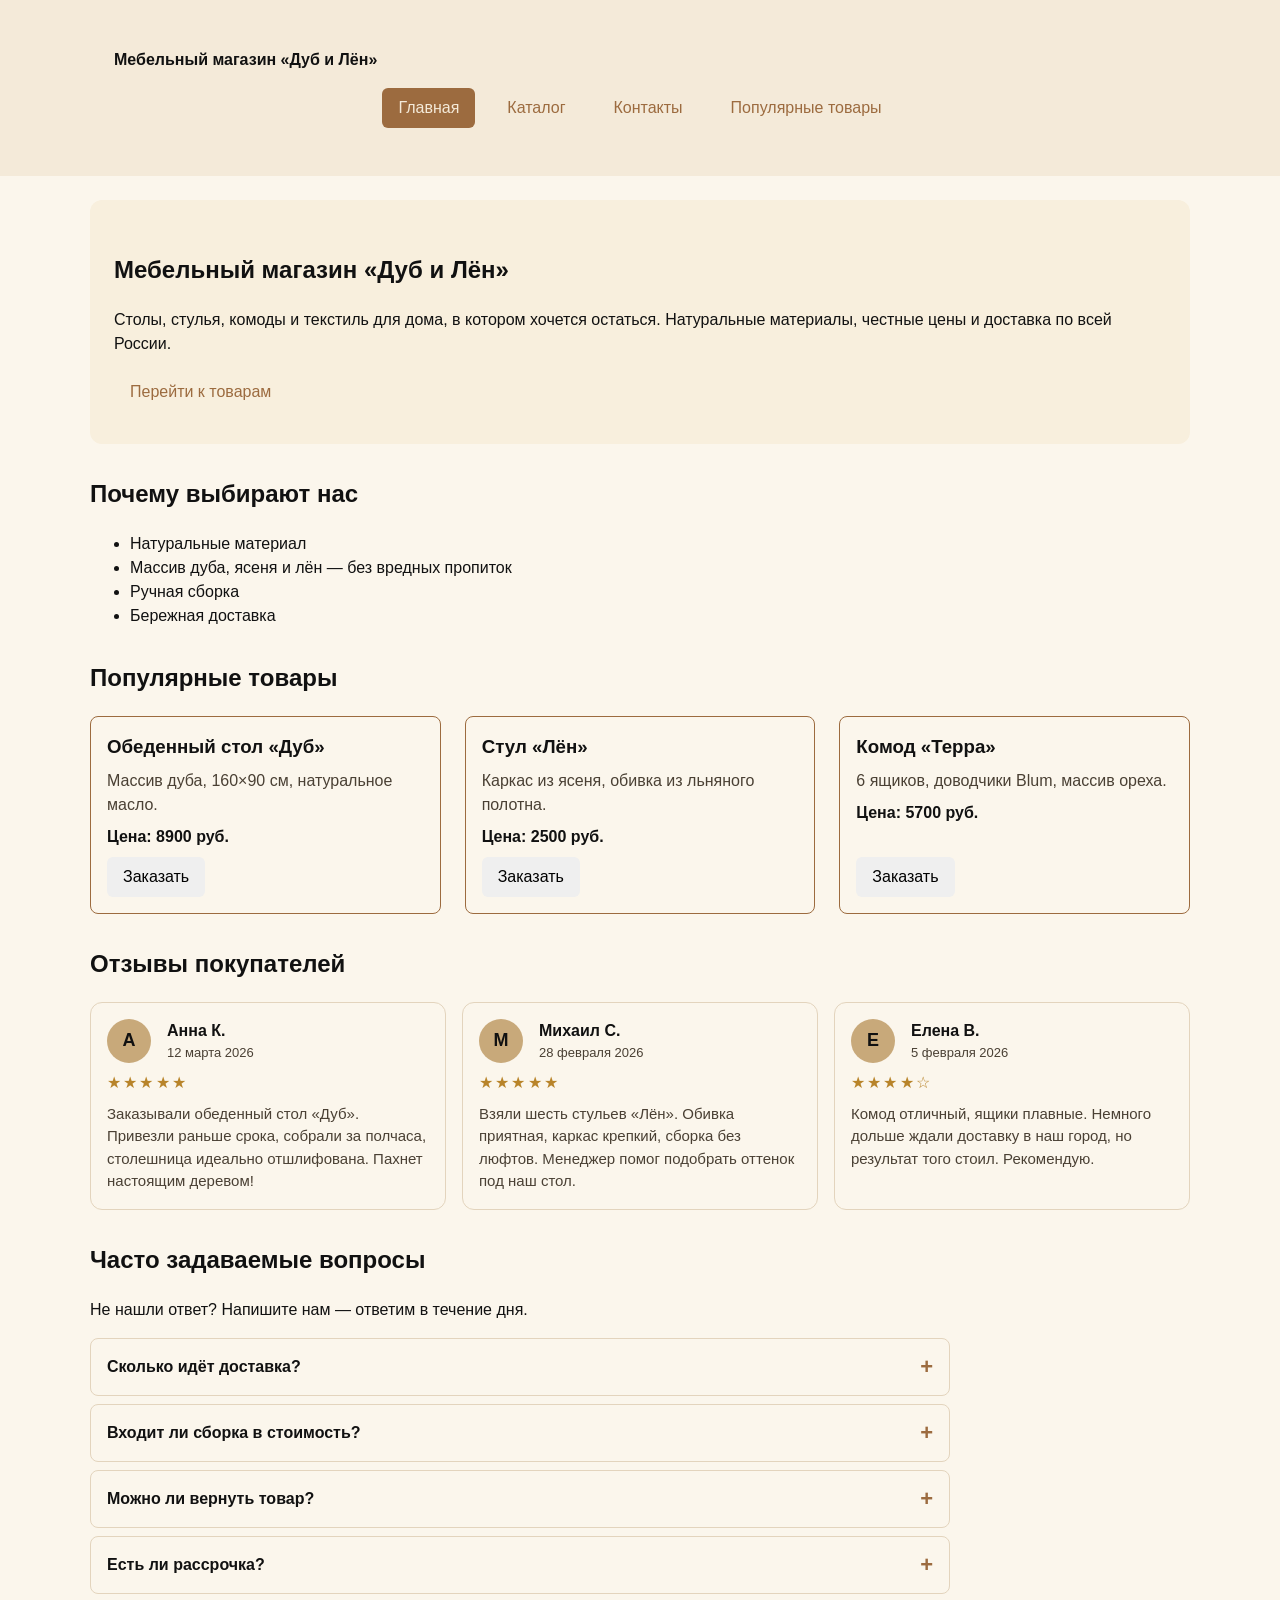
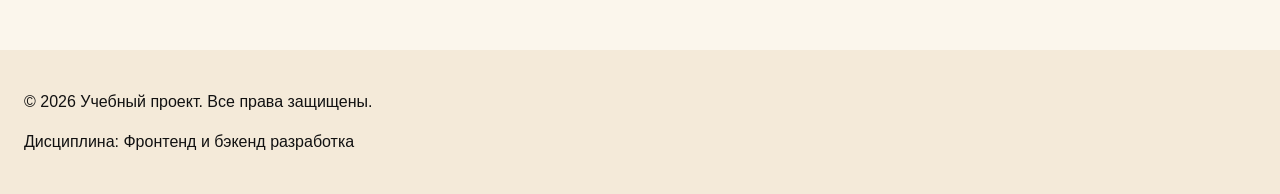
<file: index.html>
<!DOCTYPE html>
<html lang="ru">
<head>
  <meta charset="UTF-8">
  <meta name="viewport" content="width=device-width, initial-scale=1.0">
  <title>Мебельный магазин «Дуб и Лён»</title>
  <link rel="stylesheet" href="css/style.css">
  <script src="js/main.js" defer></script>
  <meta property="og:type" content="website">
  <meta property="og:title" content="Учебный интернет-магазин">
  <meta property="og:description" content="Учебный frontend-проект интернет-магазина.">
  <meta property="og:image" content="https://epunchav.github.io/kr1-html-css-shop/images/preview.png">
  </head>
<body>
  <header class="site-header">
    <div class="site-header__inner">
      <a class="site-header__logo" href="index.html">Мебельный магазин «Дуб и Лён»</a>

      <nav class="site-nav" aria-label="Основная навигация">
        <ul class="site-nav__list">
          <li class="site-nav__item">
            <a class="site-nav__link site-nav__link--active" href="index.html">
              Главная
            </a>
          </li>
          <li class="site-nav__item">
            <a class="site-nav__link" href="catalog.html">Каталог</a>
          </li>
          <li class="site-nav__item">
            <a class="site-nav__link" href="contacts.html">Контакты</a>
          </li>
          <li class="site-nav__item">
            <a class="site-nav__link" href="index.html#popular">
              Популярные товары
            </a>
          </li>
        </ul>
      </nav>
    </div>
  </header>

  <main>
    <section class="hero">
      <h1>Мебельный магазин «Дуб и Лён»</h1>
      <p>
        Столы, стулья, комоды и текстиль для дома, в котором хочется остаться.
        Натуральные материалы, честные цены и доставка по всей России.
      </p>
      <a class="button" href="#popular">Перейти к товарам</a>
    </section>
    <section class="section" id="advantages">
      <h2>Почему выбирают нас</h2>
      <ul class="advantages-list">
        <li>Натуральные материал</li>
        <li>Массив дуба, ясеня и лён — без вредных пропиток</li>
        <li>Ручная сборка</li>
        <li>Бережная доставка</li>
      </ul>
    </section>
    <section class="section" id="popular">
      <h2>Популярные товары</h2>
      <div class="products-grid">
        <article class="product-card product-card--featured">
          <h3 class="product-card__title">Обеденный стол «Дуб»</h3>
          <p class="product-card__description">Массив дуба, 160×90 см, натуральное масло.</p>
          <p class="product-card__price">Цена: 8900 руб.</p>
          <button
            class="button product-card__button"
            type="button"
            data-product="Товар 1"
          >
            Заказать
          </button>
        </article>


        <article class="product-card product-card--featured">
          <h3 class="product-card__title">Стул «Лён»</h3>
          <p class="product-card__description">Каркас из ясеня, обивка из льняного полотна.</p>
          <p class="product-card__price">Цена: 2500 руб.</p>
          <button
            class="button product-card__button"
            type="button"
            data-product="Товар 1"
          >
            Заказать
          </button>
        </article>

        <article class="product-card product-card--featured">
          <h3 class="product-card__title">Комод «Терра»</h3>
          <p class="product-card__description">6 ящиков, доводчики Blum, массив ореха.</p>
          <p class="product-card__price">Цена: 5700 руб.</p>
          <button
            class="button product-card__button"
            type="button"
            data-product="Товар 1"
          >
            Заказать
          </button>
        </article>
      </div>
    </section>

    <section class="section" id="reviews">
        <h2 class="section__title">Отзывы покупателей</h2>

      <ul class="reviews-list">
        <li class="review-card">
          <div class="review-card__head">
            <span class="review-card__avatar" aria-hidden="true">А</span>
            <div>
              <p class="review-card__name">Анна К.</p>
              <p class="review-card__date">12 марта 2026</p>
            </div>
          </div>
          <p class="review-card__rating" aria-label="Оценка 5 из 5">★★★★★</p>
          <p class="review-card__text">
            Заказывали обеденный стол «Дуб». Привезли раньше срока, собрали за полчаса,
            столешница идеально отшлифована. Пахнет настоящим деревом!
          </p>
        </li>

        <li class="review-card">
          <div class="review-card__head">
            <span class="review-card__avatar" aria-hidden="true">М</span>
            <div>
              <p class="review-card__name">Михаил С.</p>
              <p class="review-card__date">28 февраля 2026</p>
            </div>
          </div>
          <p class="review-card__rating" aria-label="Оценка 5 из 5">★★★★★</p>
          <p class="review-card__text">
            Взяли шесть стульев «Лён». Обивка приятная, каркас крепкий, сборка без люфтов.
            Менеджер помог подобрать оттенок под наш стол.
          </p>
        </li>

        <li class="review-card">
          <div class="review-card__head">
            <span class="review-card__avatar" aria-hidden="true">Е</span>
            <div>
              <p class="review-card__name">Елена В.</p>
              <p class="review-card__date">5 февраля 2026</p>
            </div>
          </div>
          <p class="review-card__rating" aria-label="Оценка 4 из 5">★★★★☆</p>
          <p class="review-card__text">
            Комод отличный, ящики плавные. Немного дольше ждали доставку в наш город,
            но результат того стоил. Рекомендую.
          </p>
        </li>
      </ul>
    </section>

    <section class="section section--alt" id="faq">
      <h2 class="section__title">Часто задаваемые вопросы</h2>
      <p class="section__subtitle">Не нашли ответ? Напишите нам — ответим в течение дня.</p>

      <div class="faq">
        <details class="faq__item">
          <summary class="faq__question">Сколько идёт доставка?</summary>
          <p class="faq__answer">
            По Москве и Санкт-Петербургу — 1–2 дня, в регионы — от 3 до 7 дней.
            Точную дату менеджер сообщит после оформления заявки.
          </p>
        </details>

        <details class="faq__item">
          <summary class="faq__question">Входит ли сборка в стоимость?</summary>
          <p class="faq__answer">
            Для крупных товаров (столы, комоды, шкафы) сборка включена в стоимость.
            Для стульев и мелких изделий — по желанию, +500 ₽ за единицу.
          </p>
        </details>

        <details class="faq__item">
          <summary class="faq__question">Можно ли вернуть товар?</summary>
          <p class="faq__answer">
            Да, в течение 14 дней с момента получения, если товар не использовался
            и сохранена упаковка. Индивидуальные заказы возврату не подлежат.
          </p>
        </details>

        <details class="faq__item">
          <summary class="faq__question">Есть ли рассрочка?</summary>
          <p class="faq__answer">
            Да, доступна рассрочка на 6 или 12 месяцев без переплаты.
            Оформляется при заказе — уточните у менеджера.
          </p>
        </details>
      </div>
    </section>
  </main>

  <footer id="contacts">
    <p>&copy; 2026 Учебный проект. Все права защищены.</p>
    <p>Дисциплина: Фронтенд и бэкенд разработка</p>
  </footer>
  
  <dialog class="order-dialog" id="order-dialog" aria-labelledby="order-dialog-title">
    <h2 class="order-dialog__title" id="order-dialog-title">Оформление заявки</h2>


    <form class="order-form" id="order-form" action="#" method="post" novalidate>
      <div class="order-form__field">
        <label class="order-form__label" for="order-name">Имя</label>
        <input
          class="order-form__input"
          id="order-name"
          name="name"
          type="text"
          placeholder="Введите ваше имя"
          minlength="2"
          autocomplete="given-name"
          required
        >
      </div>

      <div class="order-form__field">
        <label class="order-form__label" for="order-email">E-mail</label>
        <input
          class="order-form__input"
          id="order-email"
          name="email"
          type="email"
          placeholder="example@mail.ru"
          autocomplete="email"
          required
        >
      </div>

      <div class="order-form__actions">
        <button class="button button--primary" type="submit">
          Отправить заявку
        </button>

        <button class="button button--secondary" type="button" id="close-order-dialog">
          Закрыть
        </button>
      </div>
    </form>
  </dialog>

  <p class="success-message" id="success-message" hidden>
    Форма успешно отправлена!
  </p>
</body>
</html>
</file>
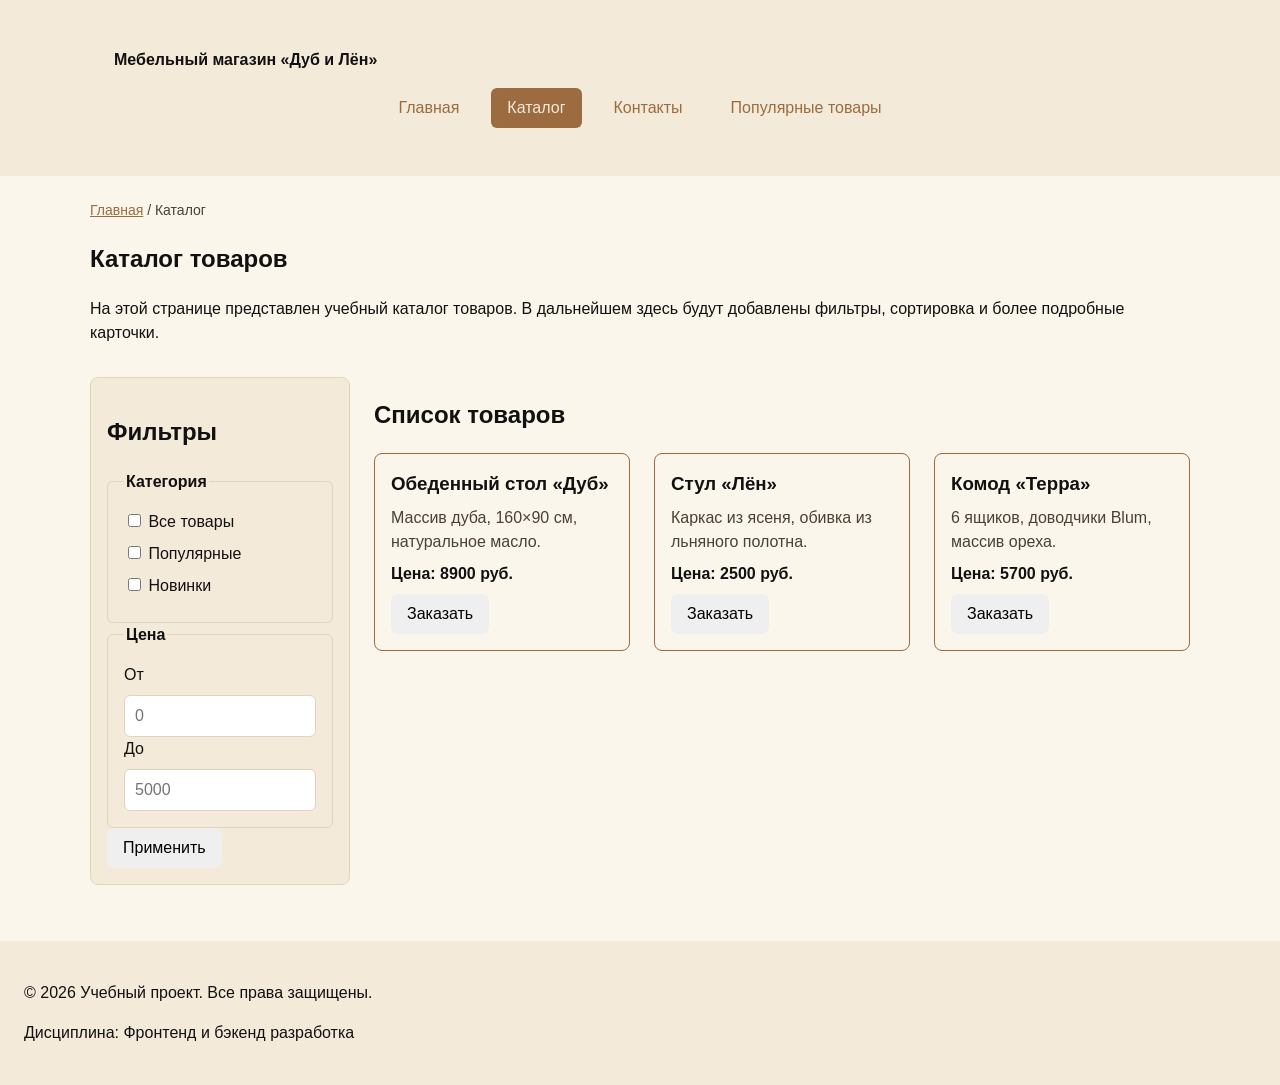
<file: catalog.html>
<!DOCTYPE html>
<html lang="ru">
<head>
  <meta charset="UTF-8">
  <meta name="viewport" content="width=device-width, initial-scale=1.0">
  <meta name="description" content="Каталог товаров учебного интернет-магазина.">
  <title>Каталог товаров — Мебельный магазин «Дуб и Лён»</title>
  <link rel="stylesheet" href="css/style.css">
</head>
<body>
  <header class="site-header">
    <div class="site-header__inner">
      <a class="site-header__logo" href="index.html">Мебельный магазин «Дуб и Лён»</a>

      <nav class="site-nav" aria-label="Основная навигация">
        <ul class="site-nav__list">
          <li class="site-nav__item">
            <a class="site-nav__link" href="index.html">
              Главная
            </a>
          </li>
          <li class="site-nav__item">
            <a class="site-nav__link site-nav__link--active" href="catalog.html">Каталог</a>
          </li>
          <li class="site-nav__item">
            <a class="site-nav__link" href="contacts.html">Контакты</a>
          </li>
          <li class="site-nav__item">
            <a class="site-nav__link" href="index.html#popular">
              Популярные товары
            </a>
          </li>
        </ul>
      </nav>
    </div>
  </header>

  <main>
    <nav class="breadcrumbs" aria-label="Хлебные крошки">
      <a class="breadcrumbs__link" href="index.html">Главная</a>
      <span class="breadcrumbs__current">Каталог</span>
    </nav>


    <section class="section">
      <h1>Каталог товаров</h1>
      <p>
        На этой странице представлен учебный каталог товаров.
        В дальнейшем здесь будут добавлены фильтры, сортировка и более
        подробные карточки.
      </p>
    </section>

    <section class="catalog-layout">
      <aside class="catalog-filters">
        <h2>Фильтры</h2>

        <form class="filters-form" action="#" method="get">
          <fieldset>
            <legend>Категория</legend>

            <label>
              <input type="checkbox" name="category" value="all">
              Все товары
            </label>

            <label>
              <input type="checkbox" name="category" value="popular">
              Популярные
            </label>

            <label>
              <input type="checkbox" name="category" value="new">
              Новинки
            </label>
          </fieldset>

          <fieldset>
            <legend>Цена</legend>

            <label for="price-from">От</label>
            <input id="price-from" name="price-from" type="number" min="0" placeholder="0">

            <label for="price-to">До</label>
            <input id="price-to" name="price-to" type="number" min="0" placeholder="5000">
          </fieldset>

          <button class="button" type="submit">Применить</button>
        </form>
      </aside>

      <section class="catalog-products">
        <h2>Список товаров</h2>

        <div class="products-grid">
          <article class="product-card product-card--featured">
          <h3 class="product-card__title">Обеденный стол «Дуб»</h3>
          <p class="product-card__description">Массив дуба, 160×90 см, натуральное масло.</p>
          <p class="product-card__price">Цена: 8900 руб.</p>
          <button
            class="button product-card__button"
            type="button"
            data-product="Товар 1"
          >
            Заказать
          </button>
          </article>

        <article class="product-card product-card--featured">
          <h3 class="product-card__title">Стул «Лён»</h3>
          <p class="product-card__description">Каркас из ясеня, обивка из льняного полотна.</p>
          <p class="product-card__price">Цена: 2500 руб.</p>
          <button
            class="button product-card__button"
            type="button"
            data-product="Товар 1"
          >
            Заказать
          </button>
        </article>

        <article class="product-card product-card--featured">
          <h3 class="product-card__title">Комод «Терра»</h3>
          <p class="product-card__description">6 ящиков, доводчики Blum, массив ореха.</p>
          <p class="product-card__price">Цена: 5700 руб.</p>
          <button
            class="button product-card__button"
            type="button"
            data-product="Товар 1"
          >
            Заказать
          </button>
        </article>
        </div>
      </section>
    </section>
  </main>

  <footer>
    <p>&copy; 2026 Учебный проект. Все права защищены.</p>
    <p>Дисциплина: Фронтенд и бэкенд разработка</p>
  </footer>
</body>
</html>
</file>
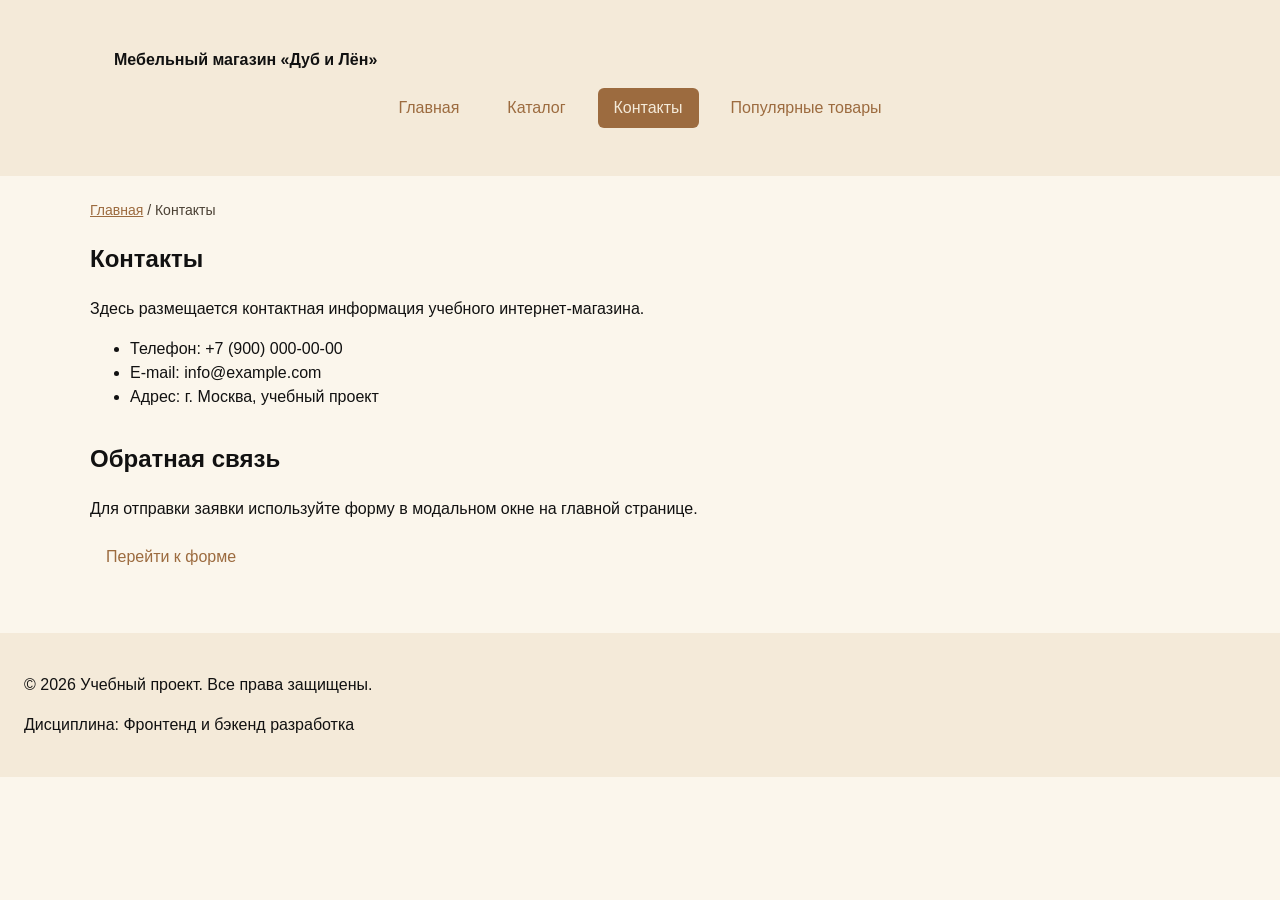
<file: contacts.html>
<!DOCTYPE html>
<html lang="ru">
<head>
  <meta charset="UTF-8">
  <meta name="viewport" content="width=device-width, initial-scale=1.0">
  <meta name="description" content="Контактная информация учебного интернет-магазина.">
  <title>Контакты — Мебельный магазин «Дуб и Лён»</title>
  <link rel="stylesheet" href="css/style.css">
</head>
<body>
  <header class="site-header">
    <div class="site-header__inner">
      <a class="site-header__logo" href="index.html">Мебельный магазин «Дуб и Лён»</a>

      <nav class="site-nav" aria-label="Основная навигация">
        <ul class="site-nav__list">
          <li class="site-nav__item">
            <a class="site-nav__link" href="index.html">
              Главная
            </a>
          </li>
          <li class="site-nav__item">
            <a class="site-nav__link" href="catalog.html">Каталог</a>
          </li>
          <li class="site-nav__item">
            <a class="site-nav__link site-nav__link--active" href="contacts.html">Контакты</a>
          </li>
          <li class="site-nav__item">
            <a class="site-nav__link" href="index.html#popular">
              Популярные товары
            </a>
          </li>
        </ul>
      </nav>
    </div>
  </header>

  <main>
    <nav class="breadcrumbs" aria-label="Хлебные крошки">
      <a class="breadcrumbs__link" href="index.html">Главная</a>
      <span class="breadcrumbs__current">Контакты</span>
    </nav>

    <section class="section">
      <h1>Контакты</h1>
      <p>
        Здесь размещается контактная информация учебного интернет-магазина.
      </p>

      <ul>
        <li>Телефон: +7 (900) 000-00-00</li>
        <li>E-mail: info@example.com</li>
        <li>Адрес: г. Москва, учебный проект</li>
      </ul>
    </section>

    <section class="section" id="feedback">
      <h2>Обратная связь</h2>
      <p>
        Для отправки заявки используйте форму в модальном окне на главной странице.
      </p>
      <a class="button" href="index.html#contacts">Перейти к форме</a>
    </section>
  </main>

  <footer>
    <p>&copy; 2026 Учебный проект. Все права защищены.</p>
    <p>Дисциплина: Фронтенд и бэкенд разработка</p>
  </footer>
</body>
</html>
</file>
<file: css/style.css>
/* ===============================
   1. Переменные проекта
   =============================== */

:root {
  /* Основные цвета проекта */
  --color-bg: #fbf6ec;
  --color-text: #111111;
  --color-muted: #4a4034;
  --color-primary: #9c6b3f;
  --color-primary-dark: #6f4a28;
  --color-border: #e3d4bd;
  --color-surface: #f4ead9;
  --color-surface-accent: #f8efdd;
  --color-danger: #a3371f;
  --color-success: #4d7a35;
  --color-success-bg: #eef4e3;
  --color-warm-accent: #c8a97a;
  --color-warm-olive: #8a9464;

  /* Отступы */
  --space-xs: 4px;
  --space-sm: 8px;
  --space-md: 16px;
  --space-lg: 24px;
  --space-xl: 32px;

  /* Скругления */
  --radius-sm: 6px;
  --radius-md: 8px;
  --radius-lg: 12px;

  /* Размеры */
  --container-width: 1100px;
}

:target {
  outline: 2px dashed var(--color-primary);
  outline-offset: 4px;
}

html {
  scroll-behavior: smooth;
}

/* ===============================
   2. Базовые стили
   =============================== */

* {
  box-sizing: border-box;
}

/*
  Убираем стандартный внешний отступ браузера у body.
  Без этого вокруг страницы может появиться белая рамка.
*/
body {
  margin: 0;
  font-family: Arial, sans-serif;
  line-height: 1.5;
  color: var(--color-text);
  background-color: var(--color-bg);
}

/*
  Задаём внутренние отступы для основных областей страницы.
  Это делает содержимое визуально отделённым от краёв окна браузера.
*/
header,
main,
footer {
  padding: var(--space-lg);
}

/*
  Оформляем шапку страницы.
*/
header {
  background-color: var(--color-surface);
}

/*
  Оформляем подвал страницы тем же фоном,
  чтобы визуально отделить его от основного содержимого.
*/
footer {
  background-color: var(--color-surface);
}

/* ===============================
   3. Общие элементы интерфейса
   =============================== */

a {
  color: var(--color-primary);
}

a:hover {
  color: var(--color-primary-dark);
}

a:focus-visible {
  outline: 2px solid var(--color-primary);
  outline-offset: 3px;
}

.button {
  display: inline-block;
  padding: var(--space-sm) var(--space-md);
  border: none;
  border-radius: var(--radius-sm);
  font: inherit;
  text-decoration: none;
  cursor: pointer;
}

.button--primary {
  color: var(--color-white);
  background-color: var(--color-primary);
}

.button--primary:hover {
  background-color: var(--color-primary-dark);
}

.button--secondary {
  color: var(--color-primary);
  background-color: transparent;
  border: 1px solid var(--color-primary);
}

.button--secondary:hover {
  color: var(--color-white);
  background-color: var(--color-primary);
}

.button:focus-visible {
  outline: 2px solid var(--color-primary);
  outline-offset: 3px;
}

.button:disabled,
.button--disabled {
  opacity: 0.6;
  cursor: not-allowed;
}

.site-header {
  background-color: var(--color-surface);
}

.site-header__inner {
  max-width: var(--container-width);
  margin: 0 auto;
  padding: var(--space-lg);
}

.site-header__logo {
  font-weight: 700;
  color: var(--color-text);
  text-decoration: none;
}

.site-nav__list {
  display: flex;
  flex-wrap: wrap;
  justify-content: center;
  align-items: center;
  gap: var(--space-md);
  padding: 0;
  margin: var(--space-md) 0 0;
  list-style: none;
}

.site-nav__link {
  display: inline-block;
  padding: var(--space-sm) var(--space-md);
  color: var(--color-primary);
  text-decoration: none;
  border-radius: var(--radius-sm);
}

.site-nav__link:hover {
  color: var(--color-surface);
  background-color: var(--color-primary);
}

.site-nav__link:focus-visible {
  outline: 2px solid var(--color-primary);
  outline-offset: 3px;
}

.site-nav__link--active {
  color: var(--color-surface);
  background-color: var(--color-primary);
}

/* ===============================
   4. Компоненты страницы
   =============================== */

.hero {
  max-width: var(--container-width);
  margin: 0 auto var(--space-xl);
  padding: var(--space-xl) var(--space-lg);
  background-color: var(--color-surface-accent);
  border-radius: var(--radius-lg);
}


.products-grid {
  display: grid;
  grid-template-columns: repeat(3, 1fr);
  gap: var(--space-lg);
}

/*
  Общий класс для разделов страницы.
*/
.section {
  max-width: var(--container-width);
  margin: 0 auto var(--space-xl);
}

/*
  Убираем лишний верхний отступ у заголовков разделов.
*/
.section h2 {
  margin-top: 0;
}

/*
  Карточка товара — самостоятельный блок.
  На следующих занятиях карточки будут доработаны и выстроены в сетку.
*/
.product-card {
  display: flex;
  flex-direction: column;
  gap: var(--space-sm);
  padding: var(--space-md);
  border: 1px solid var(--color-border);
  border-radius: var(--radius-md);
  background-color: var(--color-bg);
}

.product-card:hover {
  border-color: var(--color-primary);
}

.product-card--featured {
  border-color: var(--color-primary);
}

.product-card--discount {
  border-color: var(--color-danger);
}

.product-card__title {
  margin: 0;
  color: var(--color-text);
}

.product-card__description {
  margin: 0;
  color: var(--color-muted);
}

.product-card__price {
  margin: 0;
  font-weight: 700;
}

.product-card--discount .product-card__price {
  color: var(--color-danger);
}

.product-card__button {
  margin-top: auto;
  align-self: flex-start;
}

.breadcrumbs {
  max-width: var(--container-width);
  margin: 0 auto var(--space-md);
  font-size: 14px;
  color: var(--color-muted);
}

.breadcrumbs__link {
  color: var(--color-primary);
}

.breadcrumbs__current::before {
  content: " / ";
  color: var(--color-muted);
}

.catalog-layout {
  max-width: var(--container-width);
  margin: 0 auto var(--space-xl);
  display: grid;
  grid-template-columns: 260px 1fr;
  grid-template-areas: "filters products";
  gap: var(--space-lg);
}

.catalog-filters {
  grid-area: filters;
  padding: var(--space-md);
  border: 1px solid var(--color-border);
  border-radius: var(--radius-md);
  background-color: var(--color-surface);
}

.catalog-products {
  grid-area: products;
}

filters-form {
  display: grid;
  gap: var(--space-md);
}

.filters-form fieldset {
  margin: 0;
  padding: var(--space-md);
  border: 1px solid var(--color-border);
  border-radius: var(--radius-sm);
}

.filters-form legend {
  font-weight: 700;
}

.filters-form label {
  display: block;
  margin-bottom: var(--space-sm);
}

.filters-form input[type="number"] {
  width: 100%;
  padding: 8px 10px;
  border: 1px solid var(--color-border);
  border-radius: var(--radius-sm);
  font: inherit;
}

.reviews-list {
  display: grid;
  grid-template-columns: repeat(3, 1fr);
  gap: var(--space-md);
  padding: 0;
  margin: 0;
  list-style: none;
}

.review-card {
  display: flex;
  flex-direction: column;
  gap: var(--space-sm);
  padding: var(--space-md);
  background-color: var(--color-bg);
  border: 1px solid var(--color-border);
  border-radius: var(--radius-lg);
}

.review-card__head {
  display: flex;
  align-items: center;
  gap: var(--space-md);
}

.review-card__avatar {
  display: inline-flex;
  align-items: center;
  justify-content: center;
  width: 44px;
  height: 44px;
  border-radius: 50%;
  background-color: var(--color-warm-accent);
  color: #111111;
  font-weight: 700;
  font-size: 18px;
  flex: 0 0 auto;
}

.review-card__name {
  margin: 0;
  font-weight: 700;
  color: var(--color-text);
}

.review-card__date {
  margin: 0;
  font-size: 13px;
  color: var(--color-muted);
}

.review-card__rating {
  margin: 0;
  color: #b8842a;
  letter-spacing: 0.14em;
  font-size: 16px;
}

.review-card__text {
  margin: 0;
  color: var(--color-muted);
  font-size: 15px;
}

/* ---------- FAQ ---------- */

.faq {
  display: grid;
  gap: var(--space-sm);
  max-width: 860px;
}

.faq__item {
  background-color: var(--color-bg);
  border: 1px solid var(--color-border);
  border-radius: var(--radius-md);
  padding: 0 var(--space-md);
  transition: box-shadow 0.2s ease, border-color 0.2s ease;
}

.faq__item[open] {
  border-color: var(--color-primary);
}

.faq__question {
  display: flex;
  align-items: center;
  justify-content: space-between;
  gap: var(--space-md);
  padding: var(--space-md) 0;
  cursor: pointer;
  font-weight: 600;
  font-size: 16px;
  color: var(--color-text);
  list-style: none;
}

.faq__question::-webkit-details-marker {
  display: none;
}

.faq__question::after {
  content: "+";
  font-size: 22px;
  line-height: 1;
  color: var(--color-primary);
  transition: transform 0.2s ease;
  flex: 0 0 auto;
}

.faq__item[open] .faq__question::after {
  transform: rotate(45deg);
}

.faq__answer {
  margin: 0;
  padding: 0 0 var(--space-md);
  color: var(--color-muted);
  font-size: 15px;
}

/* ===============================
   5. Форма и модальное окно
   =============================== */

.order-form__field {
  margin-bottom: var(--space-md);
}

.order-form__label {
  display: block;
  margin-bottom: var(--space-xs);
}

.order-form__input,
.order-form__select,
.order-form__textarea {
  width: 100%;
  padding: 10px 12px;
  border: 1px solid var(--color-border);
  border-radius: var(--radius-sm);
  font: inherit;
}

.order-form__input:hover,
.order-form__select:hover,
.order-form__textarea:hover {
  border-color: var(--color-primary);
}

.order-form__input:focus-visible,
.order-form__select:focus-visible,
.order-form__textarea:focus-visible {
  outline: 2px solid var(--color-primary);
  outline-offset: 3px;
}

.order-form__actions {
  display: flex;
  gap: var(--space-md);
  margin-top: var(--space-lg);
}

.order-dialog {
  width: min(100% - 32px, 560px);
  padding: var(--space-lg);
  border: none;
  border-radius: var(--radius-lg);
}

.order-dialog::backdrop {
  background-color: rgba(0, 0, 0, 0.5);
}

.order-dialog__title {
  margin-top: 0;
}

/*
  Подсветка ошибочных полей.
  Атрибут aria-invalid будет добавляться через JavaScript.
*/
[aria-invalid="true"] {
  border-color: var(--color-danger);
}

/*
  Сообщение об успешной отправке.
*/
.success-message {
  max-width: var(--container-width);
  margin: var(--space-lg) auto;
  padding: var(--space-md);
  border-left: 4px solid var(--color-success);
  background-color: var(--color-success-bg);
}
</file>
